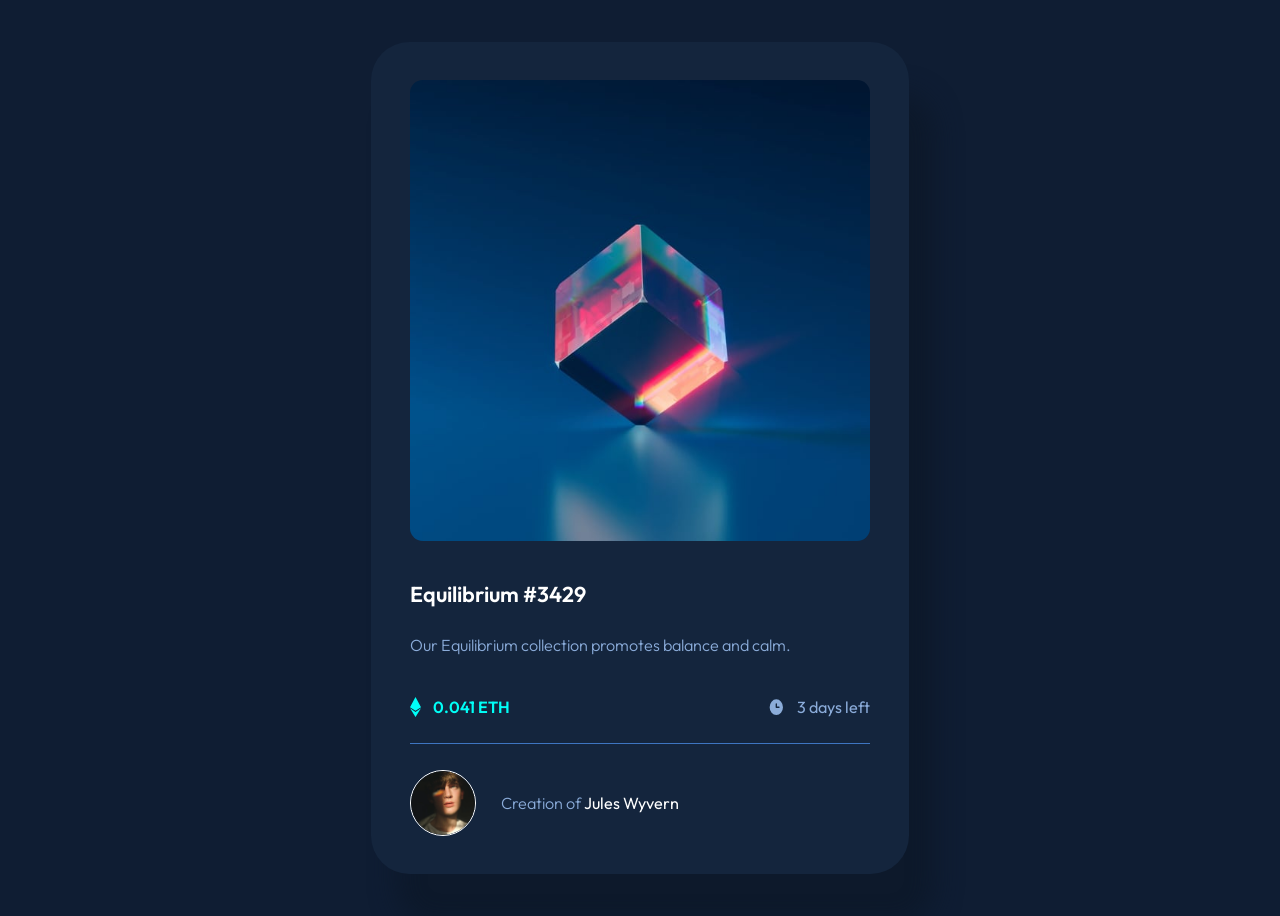
<file: index.html>
<!DOCTYPE html>
<html lang="en">
<head>
    <meta charset="UTF-8">
    <meta http-equiv="X-UA-Compatible" content="IE=edge">
    <meta name="viewport" content="width=device-width, initial-scale=1.0">
    <link rel="preconnect" href="https://fonts.gstatic.com" crossorigin>
    <link rel="icon" type="image/png" sizes="32x32" href="./images/favicon-32x32.png">
    <title>Preview Card Sample Page</title>
    <link rel="stylesheet" href="styles.css">
</head>
<body>
<div class="card">
    <div class="nft">
        <div class="overlay">
            <img src="images/icon-view.svg">
        </div>
        <div><img src="image-equilibrium.jpg"></div>
    </div>

    <p class="main-text">
        <span class="heading">Equilibrium #3429 </span>
        <span class="text">Our Equilibrium collection promotes balance and calm.</span>
    </p>

    <div class="price-time">
        <div class="price">
            <img src="images/icon-ethereum.svg"><span>0.041 ETH</span>
        </div>

        <div class="time">
            <img src="images/icon-clock.svg"><span>3 days left</span>
        </div>
    </div>


    <div class="author">
        <img src="image-avatar.png">
        <div class="author-writing">
            <span class="creation">Creation of <span class="Jules">Jules Wyvern</span></span>
        </div>
        
    </div>


</div>

</body>
</html>
</file>
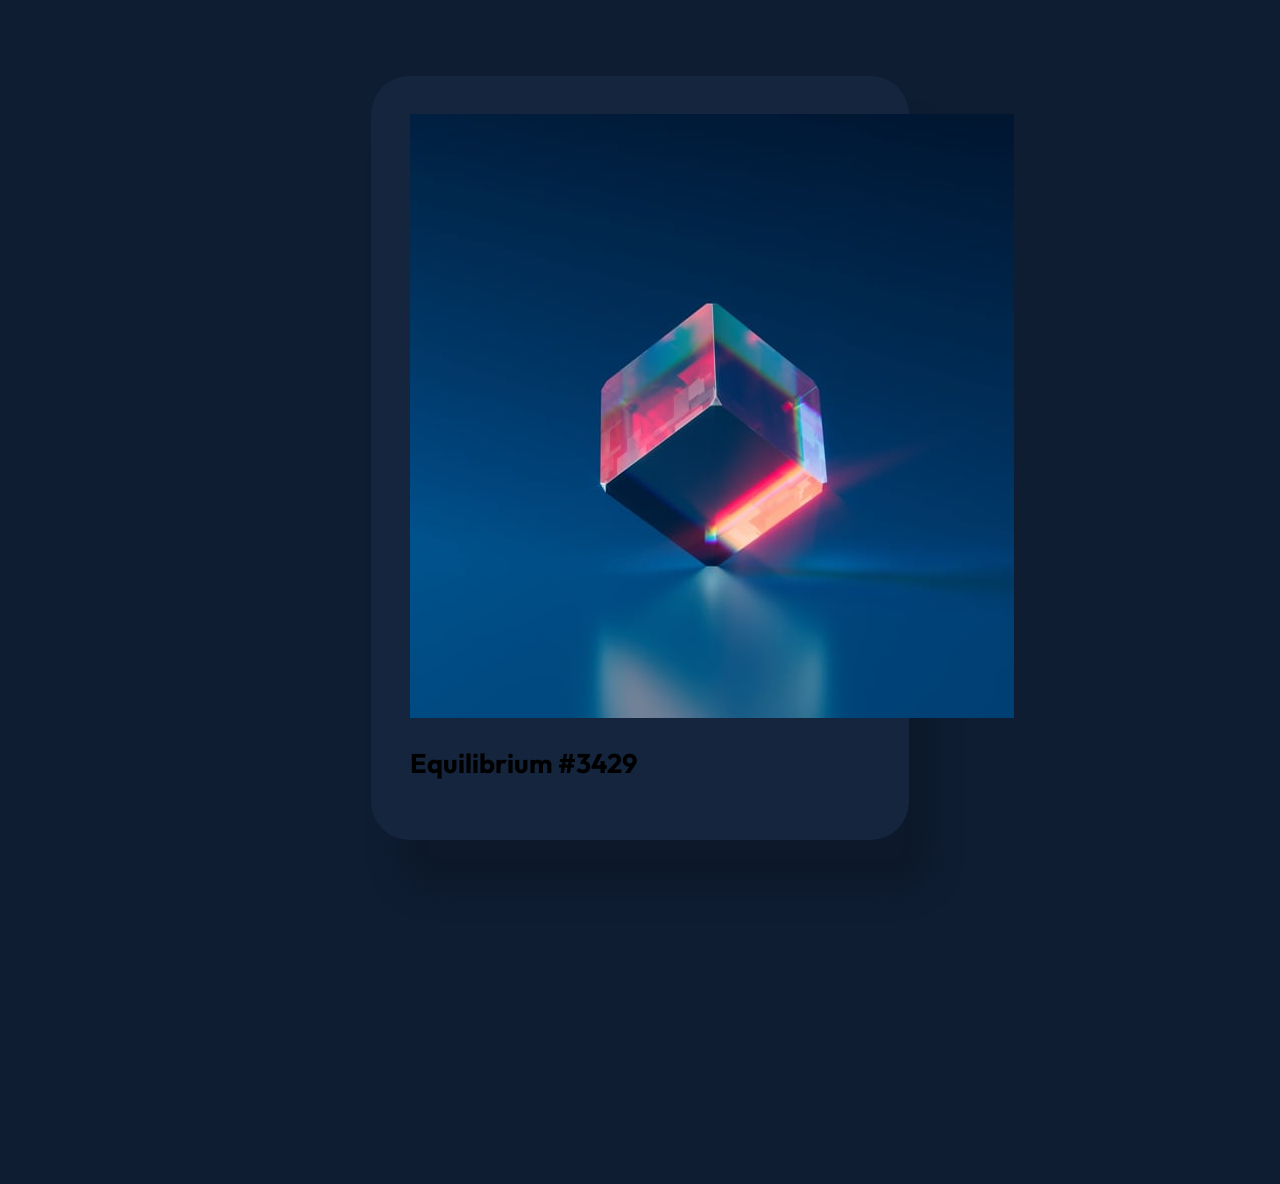
<file: index1.html>
<!DOCTYPE html>
<html lang="en">
<head>
  <meta charset="UTF-8">
  <meta name="viewport" content="width=device-width, initial-scale=1.0"> <!-- displays site properly based on user's device -->
  <link rel="preconnect" href="https://fonts.googleapis.com">
<link rel="preconnect" href="https://fonts.gstatic.com" crossorigin>
<link href="https://fonts.googleapis.com/css2?family=Outfit:wght@300;400;600&display=swap" rel="stylesheet">

  <link rel="icon" type="image/png" sizes="32x32" href="./images/favicon-32x32.png">
  
  <title>Frontend Mentor | NFT preview card component</title>
  <link rel="stylesheet" href="styles.css">
</head>
<body>

  <div class="card">
    <div class="container">
      <img src="image-equilibrium.jpg" class="image"/>
      <div class="overlay">
        <div><svg class="over image" width="48" height="48" xmlns="http://www.w3.org/2000/svg"><g fill="none" fill-rule="evenodd"><path d="M0 0h48v48H0z"/><path d="M24 9C14 9 5.46 15.22 2 24c3.46 8.78 12 15 22 15 10.01 0 18.54-6.22 22-15-3.46-8.78-11.99-15-22-15Zm0 25c-5.52 0-10-4.48-10-10s4.48-10 10-10 10 4.48 10 10-4.48 10-10 10Zm0-16c-3.31 0-6 2.69-6 6s2.69 6 6 6 6-2.69 6-6-2.69-6-6-6Z" fill="#FFF" fill-rule="nonzero"/></svg></div>
      </div>
    </div>
    
    <h2>Equilibrium #3429</h2>
  </div>

  <!--
    </div>
    
    */
  
  <p class="one">Our Equilibrium collection promotes </br> balance and calm.</p>

  <p><tag class="two"><svg width="11" height="18" xmlns="http://www.w3.org/2000/svg"><path d="M11 10.216 5.5 18 0 10.216l5.5 3.263 5.5-3.262ZM5.5 0l5.496 9.169L5.5 12.43 0 9.17 5.5 0Z" fill="#00FFF8"/></svg> 0.041 ETH</tag>         
    <tag id="two"><svg width="17" height="17" xmlns="http://www.w3.org/2000/svg"><path d="M8.305 2.007a6.667 6.667 0 1 0 0 13.334 6.667 6.667 0 0 0 0-13.334Zm2.667 7.334H8.305a.667.667 0 0 1-.667-.667V6.007a.667.667 0 0 1 1.334 0v2h2a.667.667 0 0 1 0 1.334Z" fill="#8BACD9"/></svg>3 days left</tag></p>

    <hr/>
    <p><img id="pfp" src="image-avatar.png"/><tag class="one">Creation of </tag><tag id="one"> Jules Wyvern</tag></p>-->
  
</body>

</html>
</file>
<file: styles.css>
/*for mobile view*/
@import url('https://fonts.googleapis.com/css2?family=Outfit:wght@300;400;600&display=swap');

* {
    outline: none;
    -webkit-tap-highlight-color: transparent;
}

body {
    background-color:hsl(217, 54%, 13%);
    font-size: 18px;
    font-family: outfit;
    height: 100vh;
    width: auto;
    display :flex;
    align-items: center;
    justify-content: center
}

.card {
    background-color: hsl(216, 50%, 16%);
    width: 76vw;
    height: auto;
    display: flex;
    padding: 6vw;
    flex-direction: column;
    border-radius: 6vw;
    box-shadow: 4vw 8vw 4vw hsl(217, 54%, 11%);
}

.nft img {
    width: 76vw;
    height: 76vw;
    width: 76vw;
    display: flex;
    flex-direction: column;
    border-radius: 2vw;
}

.nft:hover .overlay{
    opacity: 30%;
    cursor: pointer;
    transition: .3s linear;
}

.overlay {
    position: absolute;
    width: 76vw;
    height: 76vw;
    background-color: hsl(178, 50%, 20%);
    border-radius: 2vw;
    opacity: 0;
    display: flex;
    justify-content: center;
    align-items: center;
    transition: all .8s ease;
}

.nft .overlay img {
    width: 20vw;
    height: auto;
}

.main-text {
    display: flex;
    flex-direction: column;
    margin: 4vw 0vw;
}

.heading {
    color: hsl(0, 0%, 100%);
    display: flex;
    flex-direction: column;
    font-weight: 600;
    font-size: 1.3em;
    margin: 2vw 0vw;
}

.text {
    color:hsl(215, 51%, 70%);
    font-weight: 300;
    font-size: 0.9em;
    display: flex;
    flex-direction: column;
    line-height: 1.6;
    margin: 1vw 0vw;
}

.price-time{
    display: flex;
    justify-content: space-between;
    align-items: center;
    padding: 0vw 0vw 4vw 0vw;
    border-bottom: 1px solid hsl(215, 51%, 50%)
}

.price-time img{
    width: auto;
    height: auto;
}

.price, .time {
    display: flex;
    flex-direction: row;
}

.price span {
    color: hsl(178, 100%, 50%);
    font-weight: 600;
    font-size: 0.9em;
    margin: 0vw 0vw 0vw 2vw;
}

.time span {
    color: hsl(215, 51%, 70%);
    font-weight: 400;
    font-size: 0.9em;
    margin: 0vw 0vw 0vw 2vw;
}

.author {
    display:flex;
    font-size: 0.9em;
    justify-content: left;
    margin: 4vw 0vw 0vw 0vw;
    align-items: center;
}

.author img{
    height: auto;
    width: 10vw;
    border: 1px solid white;
    border-radius: 50%;
}

.author-writing {
    display: flex;
    margin: 0vw 0vw 0vw 4vw;
}

.creation {
    font-weight: 300;
    color: hsl(215, 51%, 70%);
}

.Jules {
    font-weight: 400;
    color: hsl(0, 0%, 100%);
}

.Jules:hover, .heading:hover {
    color: hsl(178, 100%, 40%);
    opacity: 70%;
    cursor: pointer;
    transition: .3s ease;
}

/*for tablet view*/
@media (min-width:768px) {
.card {
    width: 36vw;
    padding: 3vw;
    border-radius: 3vw;
    box-shadow: 2vw 4vw 2vw hsl(217, 54%, 11%);
}

.nft img {
    width: 36vw;
    height: 36vw;
    border-radius: 1vw;
}

.overlay {
    width: 36vw;
    height: 36vw;
    border-radius: 1vw;
}

.nft .overlay img {
    width: 10vw;
}

.main-text {
    margin: 2vw 0vw;
}

.heading {
    font-size: 1.2em;
    margin: 1vw 0vw;
}

.text {
    font-size: 0.9em;
    margin: 1vw 0vw;
}

.price-time{
    padding: 0vw 0vw 2vw 0vw;
}

.price span {
    font-size: 0.9em;
    margin: 0vw 0vw 0vw 1vw;
}

.time span {
    font-size: 0.9em;
    margin: 0vw 0vw 0vw 1vw;
}

.author {
    font-size: 0.9em;
    margin: 2vw 0vw 0vw 0vw;
}

.author img{
    width: 5vw;
}

.author-writing {
    margin: 0vw 0vw 0vw 2vw;
}
}

/*for tablet view*/
@media (min-width:1440px) {
    .card {
        width: 30vw;
        padding: 2.5vw;
        border-radius: 2.5vw;
        box-shadow: 2.5vw 5vw 2.5vw hsl(217, 54%, 11%);
    }

    .nft img {
        width: 30vw;
        height: 30vw;
        border-radius: 0.75vw;
    }

    .overlay {
        width: 30vw;
        height: 30vw;
        border-radius: 0.75vw;
    }

    .nft .overlay img {
        width: 8vw;
    }

    .main-text {
        margin: 1.5vw 0vw;
    }

    .heading {
        font-size: 1.8em;
        margin: 1vw 0vw;
    }

    .text {
        font-size: 1.3em;
        margin: 1vw 0vw;
    }

    .price-time {
        padding: 0vw 0vw 2.5vw 0vw;
    }

    .price span {
        font-size: 1.3em;
        margin: 0vw 0vw 0vw 1vw;
    }

    .time span {
        font-size: 1.3em;
        margin: 0vw 0vw 0vw 1vw;
    }

    .author {
        font-size: 0.9em;
        margin: 2vw 0vw 0vw 0vw;
    }

    .author img {
        width: 5vw;
    }

    .author-writing {
        margin: 0vw 0vw 0vw 2vw;
        font-size: 1.3rem
    }
}
</file>
